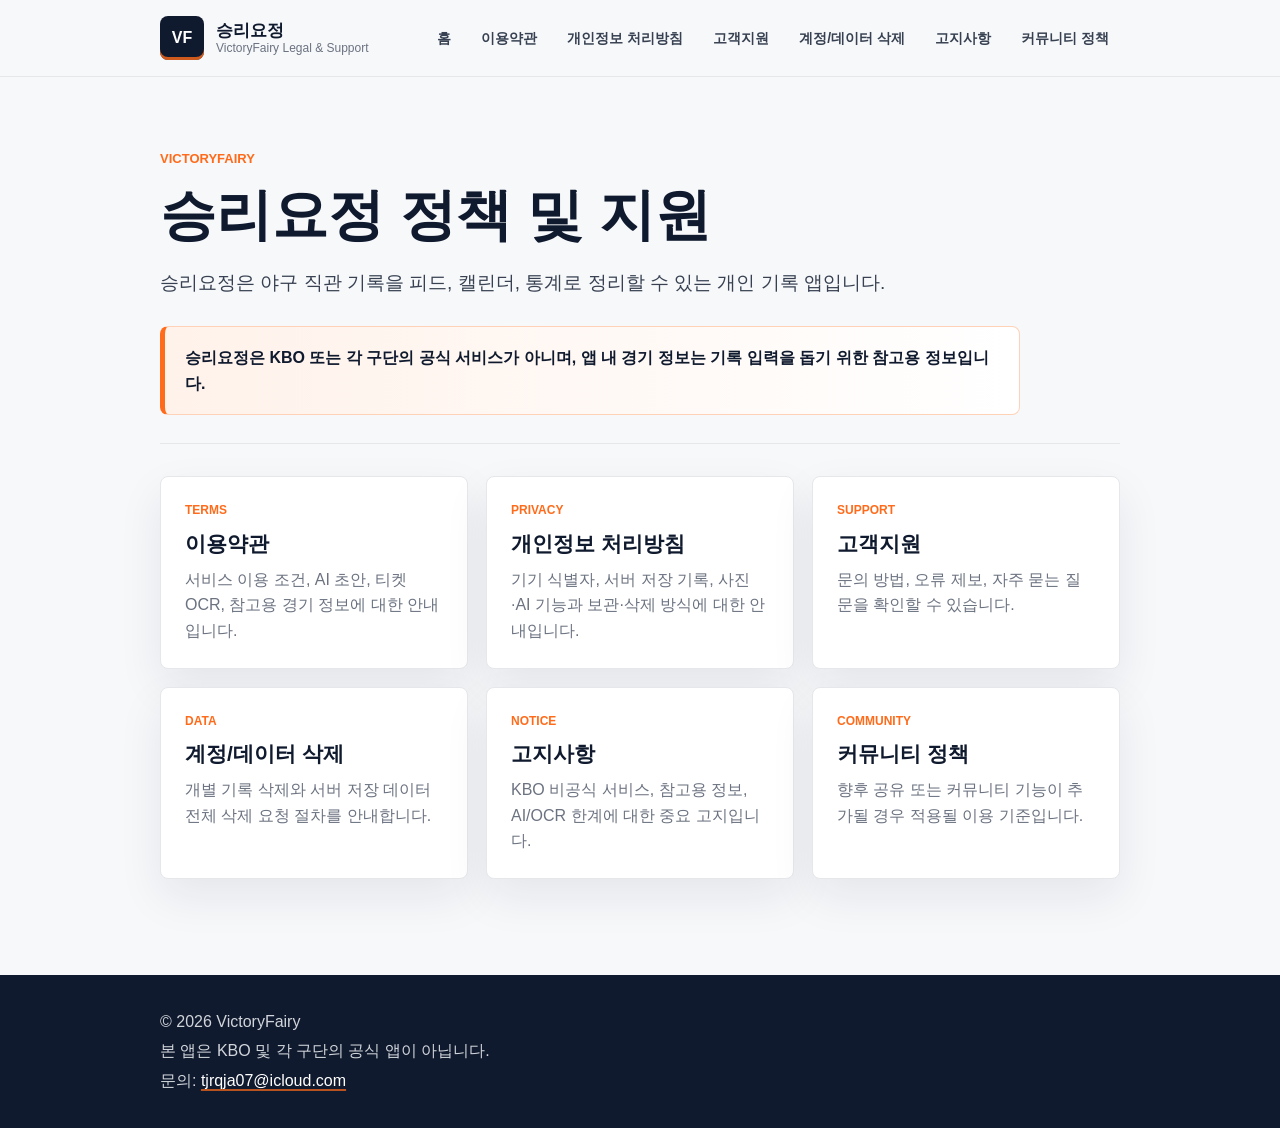
<file: index.html>
<!DOCTYPE html>
<html lang="ko">
<head>
  <meta charset="utf-8">
  <meta name="viewport" content="width=device-width, initial-scale=1">
  <title>승리요정 정책 및 지원</title>
  <meta name="description" content="승리요정 직관일기 정책, 개인정보 처리방침, 고객지원 안내 페이지입니다.">
  <link rel="stylesheet" href="styles.css">
</head>
<body>
  <header class="site-header">
    <div class="container header-inner">
      <a class="brand" href="index.html" aria-label="승리요정 홈">
        <span class="brand-mark">VF</span>
        <span>
          <strong>승리요정</strong>
          <small>VictoryFairy Legal & Support</small>
        </span>
      </a>
      <nav class="nav" aria-label="주요 메뉴">
        <a href="index.html">홈</a>
        <a href="terms.html">이용약관</a>
        <a href="privacy.html">개인정보 처리방침</a>
        <a href="support.html">고객지원</a>
        <a href="delete-account.html">계정/데이터 삭제</a>
        <a href="disclaimer.html">고지사항</a>
        <a href="community-policy.html">커뮤니티 정책</a>
      </nav>
    </div>
  </header>

  <main class="container">
    <section class="hero">
      <p class="eyebrow">VictoryFairy</p>
      <h1>승리요정 정책 및 지원</h1>
      <p class="lead">승리요정은 야구 직관 기록을 피드, 캘린더, 통계로 정리할 수 있는 개인 기록 앱입니다.</p>
      <div class="notice">
        승리요정은 KBO 또는 각 구단의 공식 서비스가 아니며, 앱 내 경기 정보는 기록 입력을 돕기 위한 참고용 정보입니다.
      </div>
    </section>

    <section class="grid cards" aria-label="정책 및 지원 바로가기">
      <a class="card link-card" href="terms.html">
        <span class="card-kicker">Terms</span>
        <h2>이용약관</h2>
        <p>서비스 이용 조건, AI 초안, 티켓 OCR, 참고용 경기 정보에 대한 안내입니다.</p>
      </a>
      <a class="card link-card" href="privacy.html">
        <span class="card-kicker">Privacy</span>
        <h2>개인정보 처리방침</h2>
        <p>기기 식별자, 서버 저장 기록, 사진·AI 기능과 보관·삭제 방식에 대한 안내입니다.</p>
      </a>
      <a class="card link-card" href="support.html">
        <span class="card-kicker">Support</span>
        <h2>고객지원</h2>
        <p>문의 방법, 오류 제보, 자주 묻는 질문을 확인할 수 있습니다.</p>
      </a>
      <a class="card link-card" href="delete-account.html">
        <span class="card-kicker">Data</span>
        <h2>계정/데이터 삭제</h2>
        <p>개별 기록 삭제와 서버 저장 데이터 전체 삭제 요청 절차를 안내합니다.</p>
      </a>
      <a class="card link-card" href="disclaimer.html">
        <span class="card-kicker">Notice</span>
        <h2>고지사항</h2>
        <p>KBO 비공식 서비스, 참고용 정보, AI/OCR 한계에 대한 중요 고지입니다.</p>
      </a>
      <a class="card link-card" href="community-policy.html">
        <span class="card-kicker">Community</span>
        <h2>커뮤니티 정책</h2>
        <p>향후 공유 또는 커뮤니티 기능이 추가될 경우 적용될 이용 기준입니다.</p>
      </a>
    </section>
  </main>

  <footer class="site-footer">
    <div class="container">
      <p>© 2026 VictoryFairy</p>
      <p>본 앱은 KBO 및 각 구단의 공식 앱이 아닙니다.</p>
      <p>문의: <a href="mailto:tjrqja07@icloud.com">tjrqja07@icloud.com</a></p>
    </div>
  </footer>
</body>
</html>
</file>
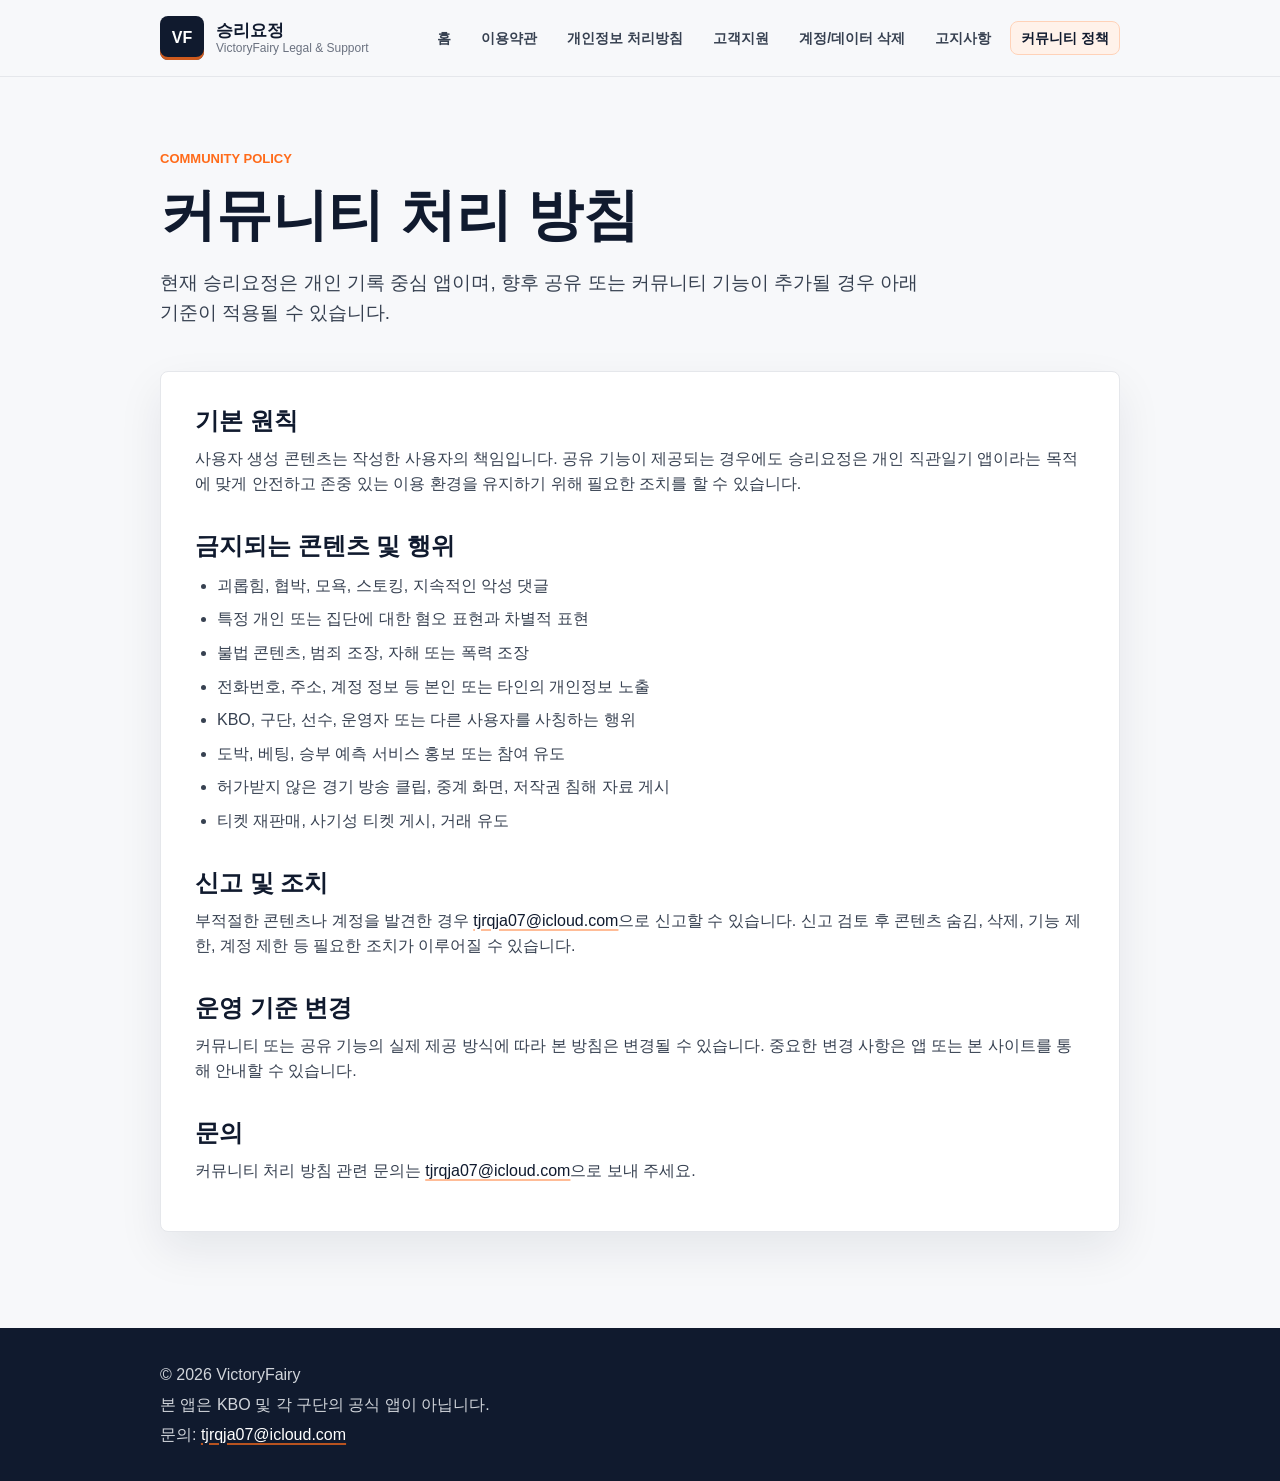
<file: community-policy.html>
<!DOCTYPE html>
<html lang="ko">
<head>
  <meta charset="utf-8">
  <meta name="viewport" content="width=device-width, initial-scale=1">
  <title>커뮤니티 처리 방침 | 승리요정</title>
  <meta name="description" content="승리요정 커뮤니티 처리 방침입니다.">
  <link rel="stylesheet" href="styles.css">
</head>
<body>
  <header class="site-header">
    <div class="container header-inner">
      <a class="brand" href="index.html" aria-label="승리요정 홈">
        <span class="brand-mark">VF</span>
        <span><strong>승리요정</strong><small>VictoryFairy Legal & Support</small></span>
      </a>
      <nav class="nav" aria-label="주요 메뉴">
        <a href="index.html">홈</a>
        <a href="terms.html">이용약관</a>
        <a href="privacy.html">개인정보 처리방침</a>
        <a href="support.html">고객지원</a>
        <a href="delete-account.html">계정/데이터 삭제</a>
        <a href="disclaimer.html">고지사항</a>
        <a href="community-policy.html" aria-current="page">커뮤니티 정책</a>
      </nav>
    </div>
  </header>

  <main class="container page">
    <section class="page-title">
      <p class="eyebrow">Community Policy</p>
      <h1>커뮤니티 처리 방침</h1>
      <p class="lead">현재 승리요정은 개인 기록 중심 앱이며, 향후 공유 또는 커뮤니티 기능이 추가될 경우 아래 기준이 적용될 수 있습니다.</p>
    </section>

    <section class="card content">
      <h2>기본 원칙</h2>
      <p>사용자 생성 콘텐츠는 작성한 사용자의 책임입니다. 공유 기능이 제공되는 경우에도 승리요정은 개인 직관일기 앱이라는 목적에 맞게 안전하고 존중 있는 이용 환경을 유지하기 위해 필요한 조치를 할 수 있습니다.</p>

      <h2>금지되는 콘텐츠 및 행위</h2>
      <ul>
        <li>괴롭힘, 협박, 모욕, 스토킹, 지속적인 악성 댓글</li>
        <li>특정 개인 또는 집단에 대한 혐오 표현과 차별적 표현</li>
        <li>불법 콘텐츠, 범죄 조장, 자해 또는 폭력 조장</li>
        <li>전화번호, 주소, 계정 정보 등 본인 또는 타인의 개인정보 노출</li>
        <li>KBO, 구단, 선수, 운영자 또는 다른 사용자를 사칭하는 행위</li>
        <li>도박, 베팅, 승부 예측 서비스 홍보 또는 참여 유도</li>
        <li>허가받지 않은 경기 방송 클립, 중계 화면, 저작권 침해 자료 게시</li>
        <li>티켓 재판매, 사기성 티켓 게시, 거래 유도</li>
      </ul>

      <h2>신고 및 조치</h2>
      <p>부적절한 콘텐츠나 계정을 발견한 경우 <a href="mailto:tjrqja07@icloud.com">tjrqja07@icloud.com</a>으로 신고할 수 있습니다. 신고 검토 후 콘텐츠 숨김, 삭제, 기능 제한, 계정 제한 등 필요한 조치가 이루어질 수 있습니다.</p>

      <h2>운영 기준 변경</h2>
      <p>커뮤니티 또는 공유 기능의 실제 제공 방식에 따라 본 방침은 변경될 수 있습니다. 중요한 변경 사항은 앱 또는 본 사이트를 통해 안내할 수 있습니다.</p>

      <h2>문의</h2>
      <p>커뮤니티 처리 방침 관련 문의는 <a href="mailto:tjrqja07@icloud.com">tjrqja07@icloud.com</a>으로 보내 주세요.</p>
    </section>
  </main>

  <footer class="site-footer">
    <div class="container">
      <p>© 2026 VictoryFairy</p>
      <p>본 앱은 KBO 및 각 구단의 공식 앱이 아닙니다.</p>
      <p>문의: <a href="mailto:tjrqja07@icloud.com">tjrqja07@icloud.com</a></p>
    </div>
  </footer>
</body>
</html>
</file>
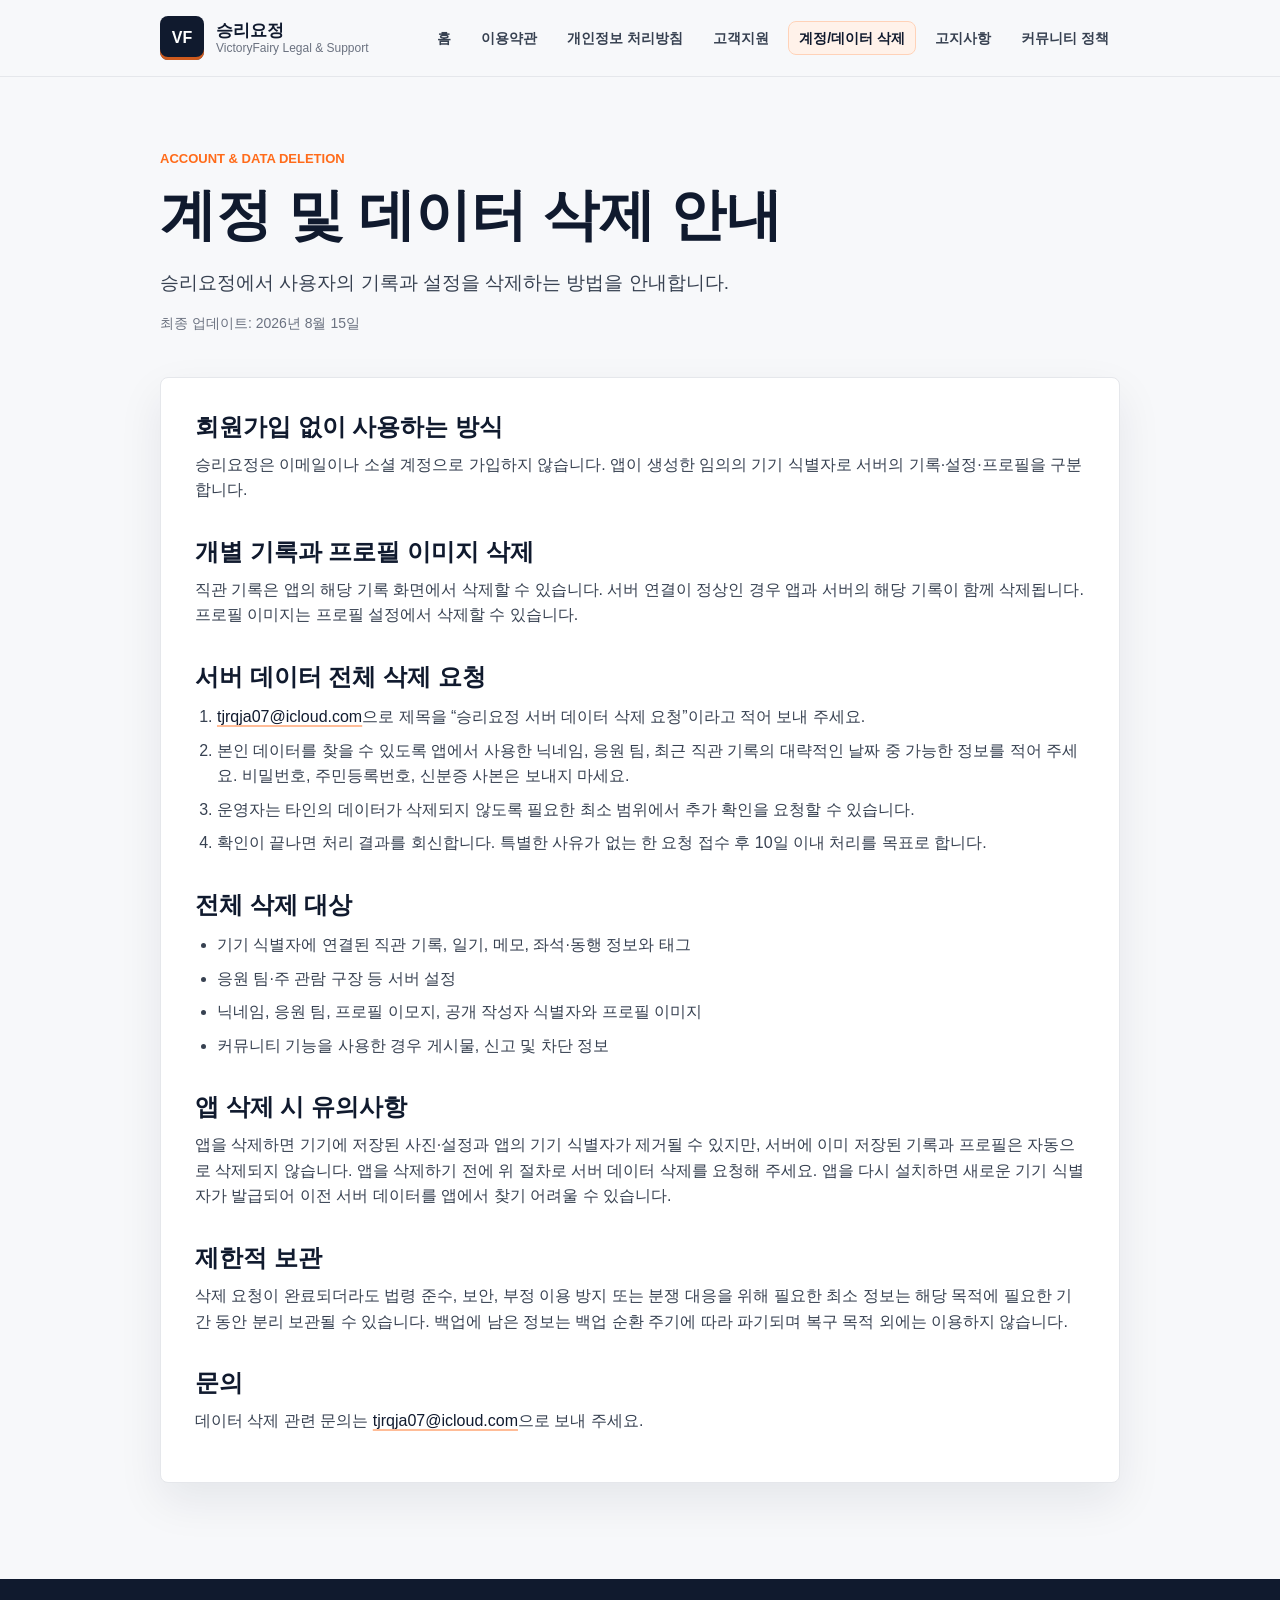
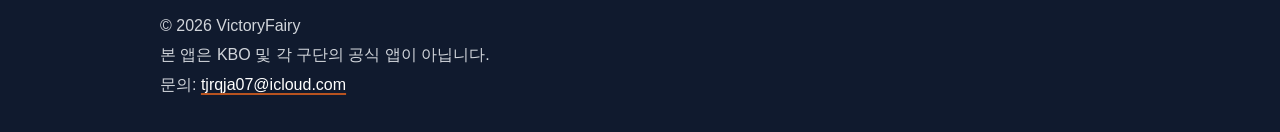
<file: delete-account.html>
<!DOCTYPE html>
<html lang="ko">
<head>
  <meta charset="utf-8">
  <meta name="viewport" content="width=device-width, initial-scale=1">
  <title>계정 및 데이터 삭제 안내 | 승리요정</title>
  <meta name="description" content="승리요정 계정 및 데이터 삭제 안내입니다.">
  <link rel="stylesheet" href="styles.css">
</head>
<body>
  <header class="site-header">
    <div class="container header-inner">
      <a class="brand" href="index.html" aria-label="승리요정 홈">
        <span class="brand-mark">VF</span>
        <span><strong>승리요정</strong><small>VictoryFairy Legal & Support</small></span>
      </a>
      <nav class="nav" aria-label="주요 메뉴">
        <a href="index.html">홈</a>
        <a href="terms.html">이용약관</a>
        <a href="privacy.html">개인정보 처리방침</a>
        <a href="support.html">고객지원</a>
        <a href="delete-account.html" aria-current="page">계정/데이터 삭제</a>
        <a href="disclaimer.html">고지사항</a>
        <a href="community-policy.html">커뮤니티 정책</a>
      </nav>
    </div>
  </header>

  <main class="container page">
    <section class="page-title">
      <p class="eyebrow">Account & Data Deletion</p>
      <h1>계정 및 데이터 삭제 안내</h1>
      <p class="lead">승리요정에서 사용자의 기록과 설정을 삭제하는 방법을 안내합니다.</p>
      <p class="meta">최종 업데이트: 2026년 8월 15일</p>
    </section>

    <section class="card content">
      <h2>회원가입 없이 사용하는 방식</h2>
      <p>승리요정은 이메일이나 소셜 계정으로 가입하지 않습니다. 앱이 생성한 임의의 기기 식별자로 서버의 기록·설정·프로필을 구분합니다.</p>

      <h2>개별 기록과 프로필 이미지 삭제</h2>
      <p>직관 기록은 앱의 해당 기록 화면에서 삭제할 수 있습니다. 서버 연결이 정상인 경우 앱과 서버의 해당 기록이 함께 삭제됩니다. 프로필 이미지는 프로필 설정에서 삭제할 수 있습니다.</p>

      <h2>서버 데이터 전체 삭제 요청</h2>
      <ol>
        <li><a href="mailto:tjrqja07@icloud.com?subject=%EC%8A%B9%EB%A6%AC%EC%9A%94%EC%A0%95%20%EC%84%9C%EB%B2%84%20%EB%8D%B0%EC%9D%B4%ED%84%B0%20%EC%82%AD%EC%A0%9C%20%EC%9A%94%EC%B2%AD">tjrqja07@icloud.com</a>으로 제목을 “승리요정 서버 데이터 삭제 요청”이라고 적어 보내 주세요.</li>
        <li>본인 데이터를 찾을 수 있도록 앱에서 사용한 닉네임, 응원 팀, 최근 직관 기록의 대략적인 날짜 중 가능한 정보를 적어 주세요. 비밀번호, 주민등록번호, 신분증 사본은 보내지 마세요.</li>
        <li>운영자는 타인의 데이터가 삭제되지 않도록 필요한 최소 범위에서 추가 확인을 요청할 수 있습니다.</li>
        <li>확인이 끝나면 처리 결과를 회신합니다. 특별한 사유가 없는 한 요청 접수 후 10일 이내 처리를 목표로 합니다.</li>
      </ol>

      <h2>전체 삭제 대상</h2>
      <ul>
        <li>기기 식별자에 연결된 직관 기록, 일기, 메모, 좌석·동행 정보와 태그</li>
        <li>응원 팀·주 관람 구장 등 서버 설정</li>
        <li>닉네임, 응원 팀, 프로필 이모지, 공개 작성자 식별자와 프로필 이미지</li>
        <li>커뮤니티 기능을 사용한 경우 게시물, 신고 및 차단 정보</li>
      </ul>

      <h2>앱 삭제 시 유의사항</h2>
      <p>앱을 삭제하면 기기에 저장된 사진·설정과 앱의 기기 식별자가 제거될 수 있지만, 서버에 이미 저장된 기록과 프로필은 자동으로 삭제되지 않습니다. 앱을 삭제하기 전에 위 절차로 서버 데이터 삭제를 요청해 주세요. 앱을 다시 설치하면 새로운 기기 식별자가 발급되어 이전 서버 데이터를 앱에서 찾기 어려울 수 있습니다.</p>

      <h2>제한적 보관</h2>
      <p>삭제 요청이 완료되더라도 법령 준수, 보안, 부정 이용 방지 또는 분쟁 대응을 위해 필요한 최소 정보는 해당 목적에 필요한 기간 동안 분리 보관될 수 있습니다. 백업에 남은 정보는 백업 순환 주기에 따라 파기되며 복구 목적 외에는 이용하지 않습니다.</p>

      <h2>문의</h2>
      <p>데이터 삭제 관련 문의는 <a href="mailto:tjrqja07@icloud.com">tjrqja07@icloud.com</a>으로 보내 주세요.</p>
    </section>
  </main>

  <footer class="site-footer">
    <div class="container">
      <p>© 2026 VictoryFairy</p>
      <p>본 앱은 KBO 및 각 구단의 공식 앱이 아닙니다.</p>
      <p>문의: <a href="mailto:tjrqja07@icloud.com">tjrqja07@icloud.com</a></p>
    </div>
  </footer>
</body>
</html>
</file>
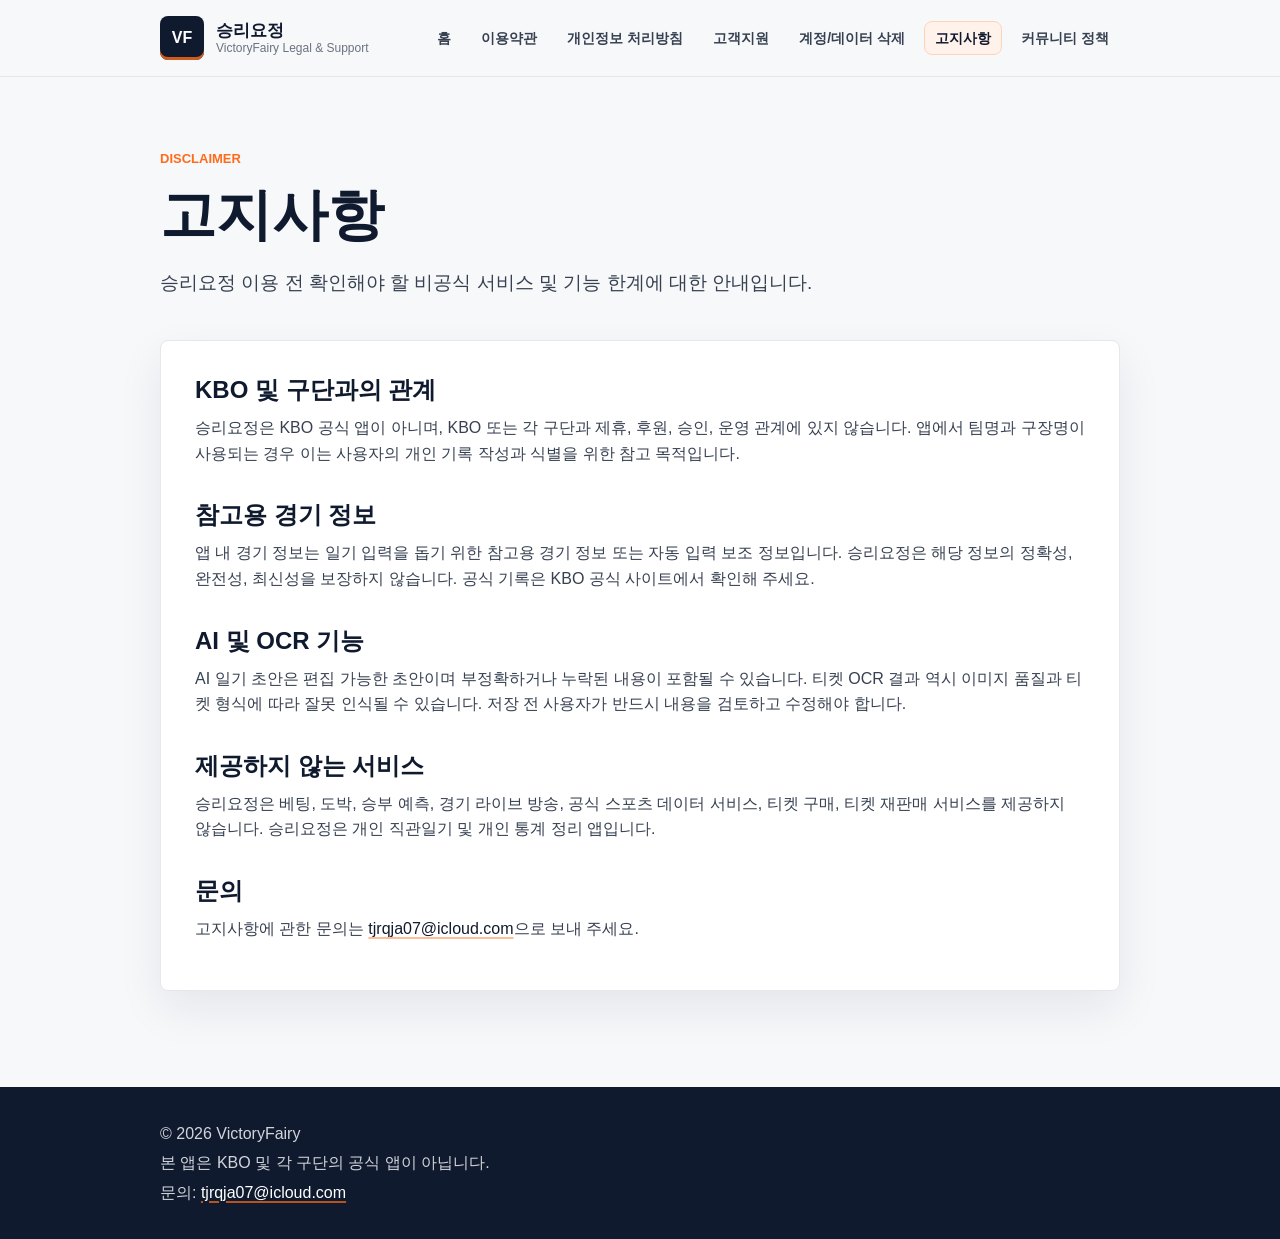
<file: disclaimer.html>
<!DOCTYPE html>
<html lang="ko">
<head>
  <meta charset="utf-8">
  <meta name="viewport" content="width=device-width, initial-scale=1">
  <title>고지사항 | 승리요정</title>
  <meta name="description" content="승리요정 직관일기 고지사항입니다.">
  <link rel="stylesheet" href="styles.css">
</head>
<body>
  <header class="site-header">
    <div class="container header-inner">
      <a class="brand" href="index.html" aria-label="승리요정 홈">
        <span class="brand-mark">VF</span>
        <span><strong>승리요정</strong><small>VictoryFairy Legal & Support</small></span>
      </a>
      <nav class="nav" aria-label="주요 메뉴">
        <a href="index.html">홈</a>
        <a href="terms.html">이용약관</a>
        <a href="privacy.html">개인정보 처리방침</a>
        <a href="support.html">고객지원</a>
        <a href="delete-account.html">계정/데이터 삭제</a>
        <a href="disclaimer.html" aria-current="page">고지사항</a>
        <a href="community-policy.html">커뮤니티 정책</a>
      </nav>
    </div>
  </header>

  <main class="container page">
    <section class="page-title">
      <p class="eyebrow">Disclaimer</p>
      <h1>고지사항</h1>
      <p class="lead">승리요정 이용 전 확인해야 할 비공식 서비스 및 기능 한계에 대한 안내입니다.</p>
    </section>

    <section class="card content">
      <h2>KBO 및 구단과의 관계</h2>
      <p>승리요정은 KBO 공식 앱이 아니며, KBO 또는 각 구단과 제휴, 후원, 승인, 운영 관계에 있지 않습니다. 앱에서 팀명과 구장명이 사용되는 경우 이는 사용자의 개인 기록 작성과 식별을 위한 참고 목적입니다.</p>

      <h2>참고용 경기 정보</h2>
      <p>앱 내 경기 정보는 일기 입력을 돕기 위한 참고용 경기 정보 또는 자동 입력 보조 정보입니다. 승리요정은 해당 정보의 정확성, 완전성, 최신성을 보장하지 않습니다. 공식 기록은 KBO 공식 사이트에서 확인해 주세요.</p>

      <h2>AI 및 OCR 기능</h2>
      <p>AI 일기 초안은 편집 가능한 초안이며 부정확하거나 누락된 내용이 포함될 수 있습니다. 티켓 OCR 결과 역시 이미지 품질과 티켓 형식에 따라 잘못 인식될 수 있습니다. 저장 전 사용자가 반드시 내용을 검토하고 수정해야 합니다.</p>

      <h2>제공하지 않는 서비스</h2>
      <p>승리요정은 베팅, 도박, 승부 예측, 경기 라이브 방송, 공식 스포츠 데이터 서비스, 티켓 구매, 티켓 재판매 서비스를 제공하지 않습니다. 승리요정은 개인 직관일기 및 개인 통계 정리 앱입니다.</p>

      <h2>문의</h2>
      <p>고지사항에 관한 문의는 <a href="mailto:tjrqja07@icloud.com">tjrqja07@icloud.com</a>으로 보내 주세요.</p>
    </section>
  </main>

  <footer class="site-footer">
    <div class="container">
      <p>© 2026 VictoryFairy</p>
      <p>본 앱은 KBO 및 각 구단의 공식 앱이 아닙니다.</p>
      <p>문의: <a href="mailto:tjrqja07@icloud.com">tjrqja07@icloud.com</a></p>
    </div>
  </footer>
</body>
</html>
</file>
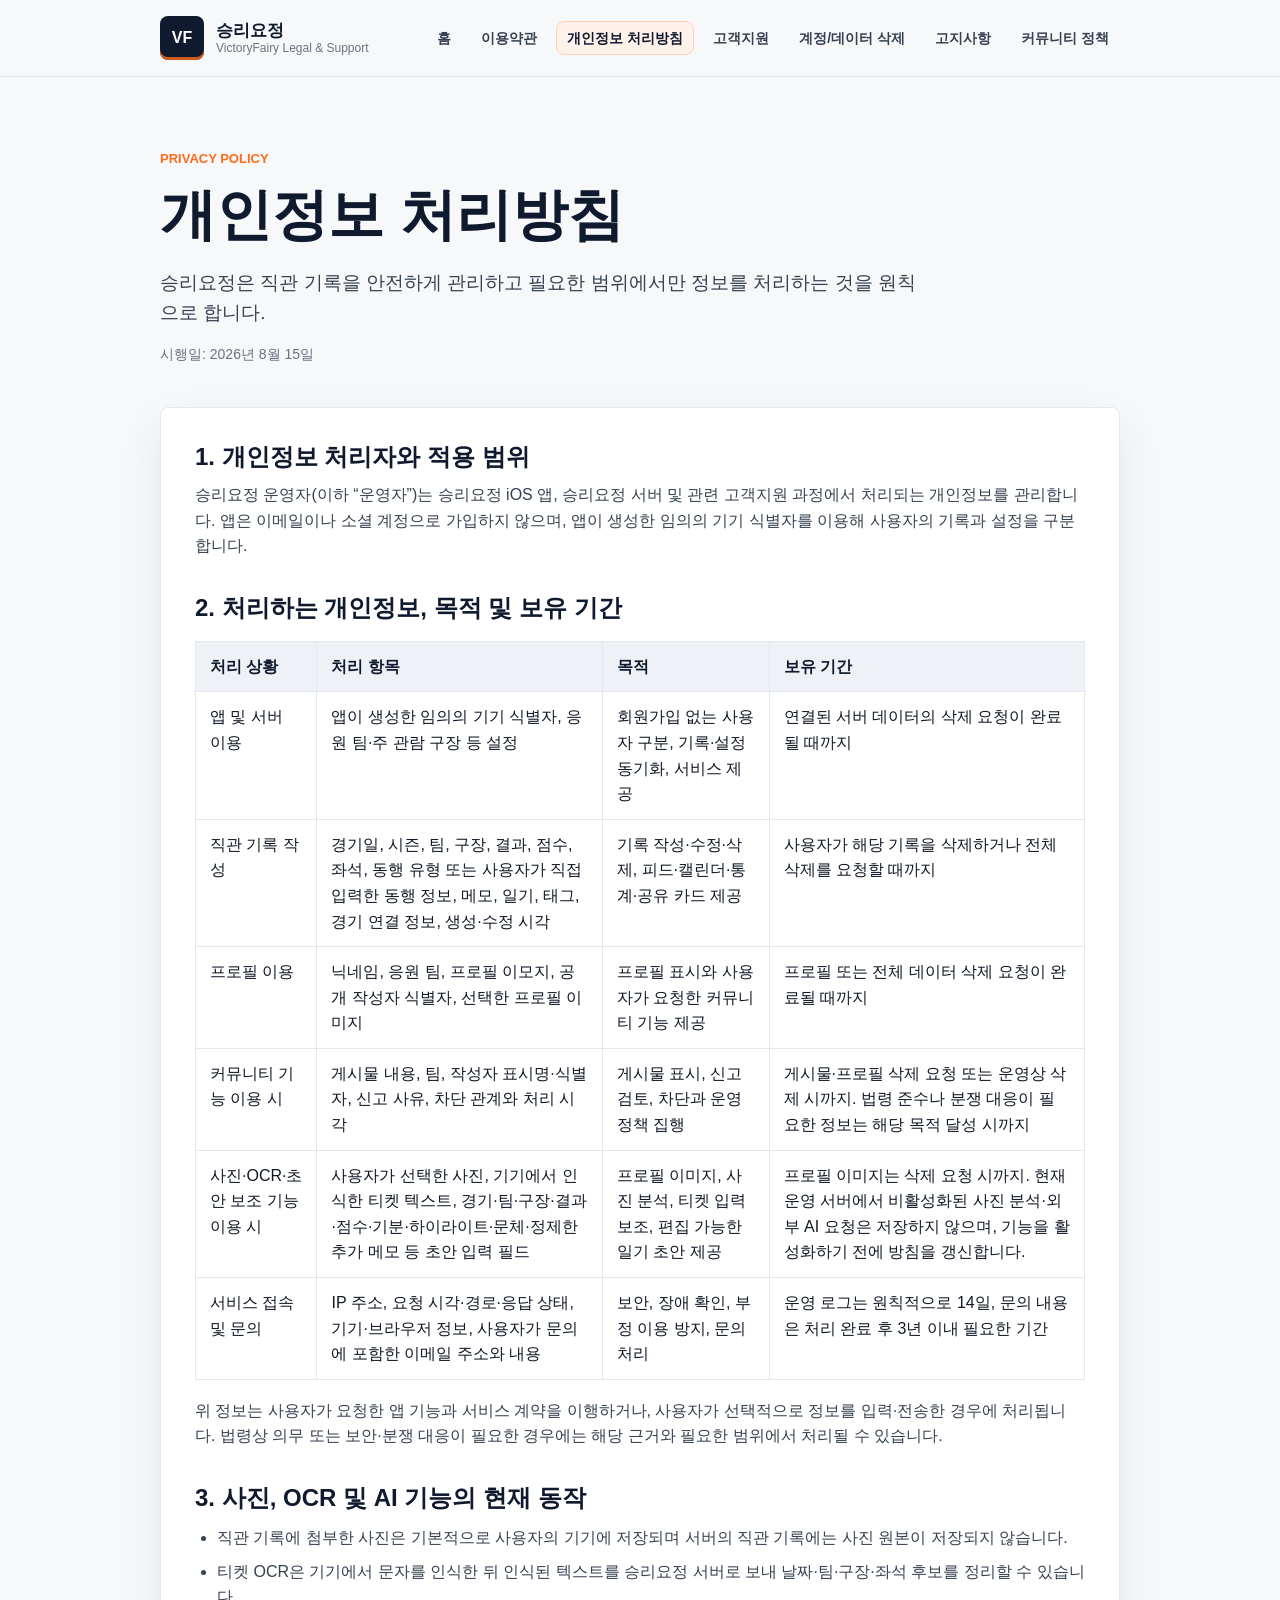
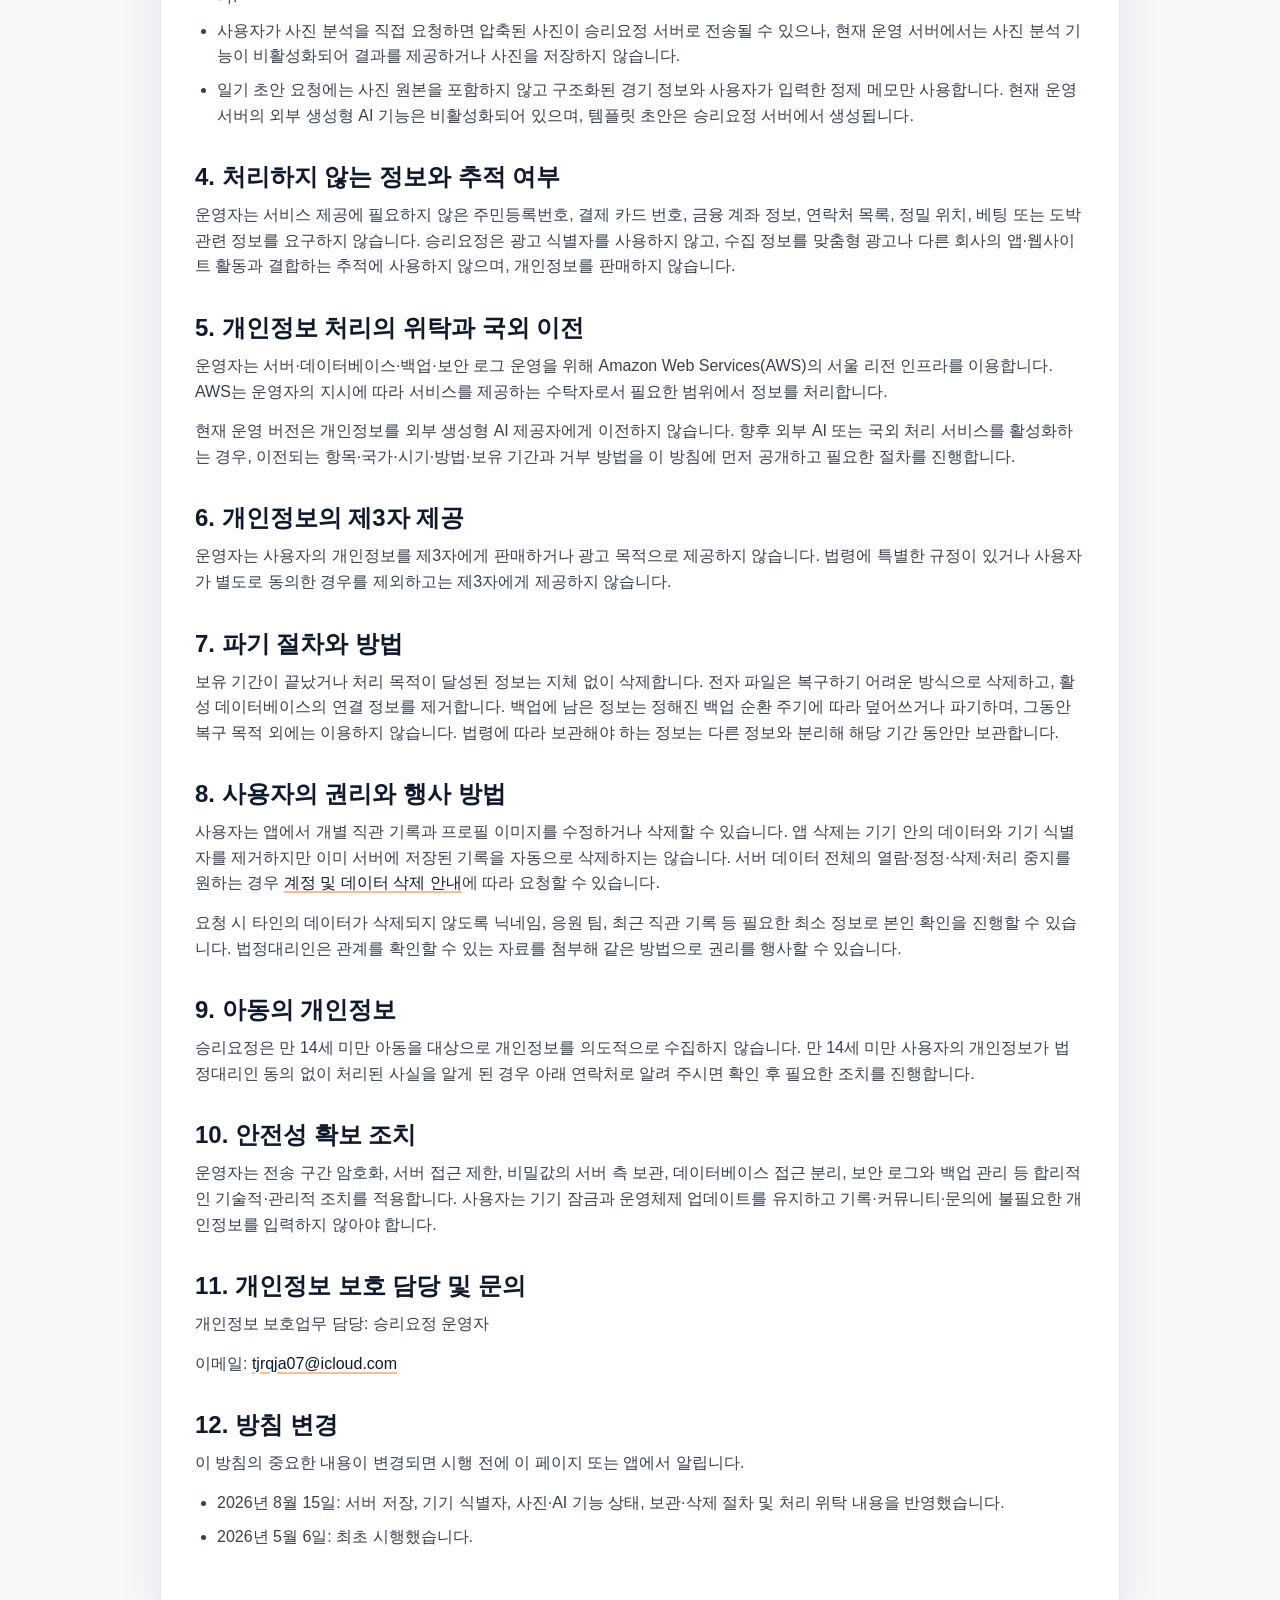
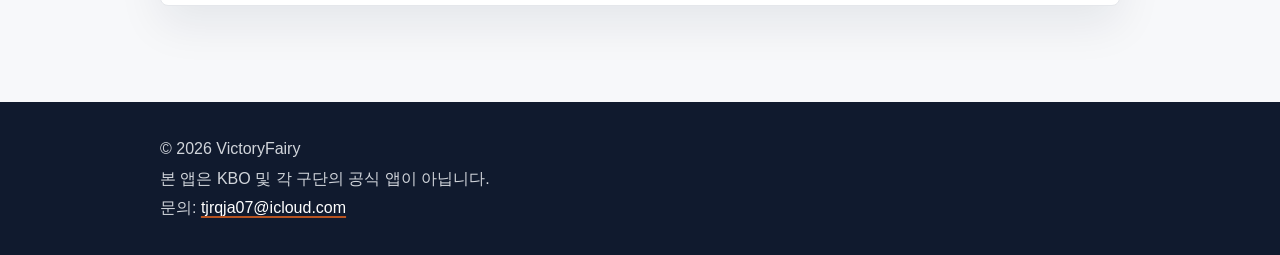
<file: privacy.html>
<!DOCTYPE html>
<html lang="ko">
<head>
  <meta charset="utf-8">
  <meta name="viewport" content="width=device-width, initial-scale=1">
  <title>개인정보 처리방침 | 승리요정</title>
  <meta name="description" content="승리요정 직관일기 개인정보 처리방침입니다.">
  <link rel="stylesheet" href="styles.css">
</head>
<body>
  <header class="site-header">
    <div class="container header-inner">
      <a class="brand" href="index.html" aria-label="승리요정 홈">
        <span class="brand-mark">VF</span>
        <span><strong>승리요정</strong><small>VictoryFairy Legal & Support</small></span>
      </a>
      <nav class="nav" aria-label="주요 메뉴">
        <a href="index.html">홈</a>
        <a href="terms.html">이용약관</a>
        <a href="privacy.html" aria-current="page">개인정보 처리방침</a>
        <a href="support.html">고객지원</a>
        <a href="delete-account.html">계정/데이터 삭제</a>
        <a href="disclaimer.html">고지사항</a>
        <a href="community-policy.html">커뮤니티 정책</a>
      </nav>
    </div>
  </header>

  <main class="container page">
    <section class="page-title">
      <p class="eyebrow">Privacy Policy</p>
      <h1>개인정보 처리방침</h1>
      <p class="lead">승리요정은 직관 기록을 안전하게 관리하고 필요한 범위에서만 정보를 처리하는 것을 원칙으로 합니다.</p>
      <p class="meta">시행일: 2026년 8월 15일</p>
    </section>

    <section class="card content">
      <h2>1. 개인정보 처리자와 적용 범위</h2>
      <p>승리요정 운영자(이하 “운영자”)는 승리요정 iOS 앱, 승리요정 서버 및 관련 고객지원 과정에서 처리되는 개인정보를 관리합니다. 앱은 이메일이나 소셜 계정으로 가입하지 않으며, 앱이 생성한 임의의 기기 식별자를 이용해 사용자의 기록과 설정을 구분합니다.</p>

      <h2>2. 처리하는 개인정보, 목적 및 보유 기간</h2>
      <div class="table-scroll" role="region" aria-label="개인정보 처리 항목 표" tabindex="0">
      <table>
        <thead>
          <tr>
            <th>처리 상황</th>
            <th>처리 항목</th>
            <th>목적</th>
            <th>보유 기간</th>
          </tr>
        </thead>
        <tbody>
          <tr>
            <td>앱 및 서버 이용</td>
            <td>앱이 생성한 임의의 기기 식별자, 응원 팀·주 관람 구장 등 설정</td>
            <td>회원가입 없는 사용자 구분, 기록·설정 동기화, 서비스 제공</td>
            <td>연결된 서버 데이터의 삭제 요청이 완료될 때까지</td>
          </tr>
          <tr>
            <td>직관 기록 작성</td>
            <td>경기일, 시즌, 팀, 구장, 결과, 점수, 좌석, 동행 유형 또는 사용자가 직접 입력한 동행 정보, 메모, 일기, 태그, 경기 연결 정보, 생성·수정 시각</td>
            <td>기록 작성·수정·삭제, 피드·캘린더·통계·공유 카드 제공</td>
            <td>사용자가 해당 기록을 삭제하거나 전체 삭제를 요청할 때까지</td>
          </tr>
          <tr>
            <td>프로필 이용</td>
            <td>닉네임, 응원 팀, 프로필 이모지, 공개 작성자 식별자, 선택한 프로필 이미지</td>
            <td>프로필 표시와 사용자가 요청한 커뮤니티 기능 제공</td>
            <td>프로필 또는 전체 데이터 삭제 요청이 완료될 때까지</td>
          </tr>
          <tr>
            <td>커뮤니티 기능 이용 시</td>
            <td>게시물 내용, 팀, 작성자 표시명·식별자, 신고 사유, 차단 관계와 처리 시각</td>
            <td>게시물 표시, 신고 검토, 차단과 운영 정책 집행</td>
            <td>게시물·프로필 삭제 요청 또는 운영상 삭제 시까지. 법령 준수나 분쟁 대응이 필요한 정보는 해당 목적 달성 시까지</td>
          </tr>
          <tr>
            <td>사진·OCR·초안 보조 기능 이용 시</td>
            <td>사용자가 선택한 사진, 기기에서 인식한 티켓 텍스트, 경기·팀·구장·결과·점수·기분·하이라이트·문체·정제한 추가 메모 등 초안 입력 필드</td>
            <td>프로필 이미지, 사진 분석, 티켓 입력 보조, 편집 가능한 일기 초안 제공</td>
            <td>프로필 이미지는 삭제 요청 시까지. 현재 운영 서버에서 비활성화된 사진 분석·외부 AI 요청은 저장하지 않으며, 기능을 활성화하기 전에 방침을 갱신합니다.</td>
          </tr>
          <tr>
            <td>서비스 접속 및 문의</td>
            <td>IP 주소, 요청 시각·경로·응답 상태, 기기·브라우저 정보, 사용자가 문의에 포함한 이메일 주소와 내용</td>
            <td>보안, 장애 확인, 부정 이용 방지, 문의 처리</td>
            <td>운영 로그는 원칙적으로 14일, 문의 내용은 처리 완료 후 3년 이내 필요한 기간</td>
          </tr>
        </tbody>
      </table>
      </div>
      <p>위 정보는 사용자가 요청한 앱 기능과 서비스 계약을 이행하거나, 사용자가 선택적으로 정보를 입력·전송한 경우에 처리됩니다. 법령상 의무 또는 보안·분쟁 대응이 필요한 경우에는 해당 근거와 필요한 범위에서 처리될 수 있습니다.</p>

      <h2>3. 사진, OCR 및 AI 기능의 현재 동작</h2>
      <ul>
        <li>직관 기록에 첨부한 사진은 기본적으로 사용자의 기기에 저장되며 서버의 직관 기록에는 사진 원본이 저장되지 않습니다.</li>
        <li>티켓 OCR은 기기에서 문자를 인식한 뒤 인식된 텍스트를 승리요정 서버로 보내 날짜·팀·구장·좌석 후보를 정리할 수 있습니다.</li>
        <li>사용자가 사진 분석을 직접 요청하면 압축된 사진이 승리요정 서버로 전송될 수 있으나, 현재 운영 서버에서는 사진 분석 기능이 비활성화되어 결과를 제공하거나 사진을 저장하지 않습니다.</li>
        <li>일기 초안 요청에는 사진 원본을 포함하지 않고 구조화된 경기 정보와 사용자가 입력한 정제 메모만 사용합니다. 현재 운영 서버의 외부 생성형 AI 기능은 비활성화되어 있으며, 템플릿 초안은 승리요정 서버에서 생성됩니다.</li>
      </ul>

      <h2>4. 처리하지 않는 정보와 추적 여부</h2>
      <p>운영자는 서비스 제공에 필요하지 않은 주민등록번호, 결제 카드 번호, 금융 계좌 정보, 연락처 목록, 정밀 위치, 베팅 또는 도박 관련 정보를 요구하지 않습니다. 승리요정은 광고 식별자를 사용하지 않고, 수집 정보를 맞춤형 광고나 다른 회사의 앱·웹사이트 활동과 결합하는 추적에 사용하지 않으며, 개인정보를 판매하지 않습니다.</p>

      <h2>5. 개인정보 처리의 위탁과 국외 이전</h2>
      <p>운영자는 서버·데이터베이스·백업·보안 로그 운영을 위해 Amazon Web Services(AWS)의 서울 리전 인프라를 이용합니다. AWS는 운영자의 지시에 따라 서비스를 제공하는 수탁자로서 필요한 범위에서 정보를 처리합니다.</p>
      <p>현재 운영 버전은 개인정보를 외부 생성형 AI 제공자에게 이전하지 않습니다. 향후 외부 AI 또는 국외 처리 서비스를 활성화하는 경우, 이전되는 항목·국가·시기·방법·보유 기간과 거부 방법을 이 방침에 먼저 공개하고 필요한 절차를 진행합니다.</p>

      <h2>6. 개인정보의 제3자 제공</h2>
      <p>운영자는 사용자의 개인정보를 제3자에게 판매하거나 광고 목적으로 제공하지 않습니다. 법령에 특별한 규정이 있거나 사용자가 별도로 동의한 경우를 제외하고는 제3자에게 제공하지 않습니다.</p>

      <h2>7. 파기 절차와 방법</h2>
      <p>보유 기간이 끝났거나 처리 목적이 달성된 정보는 지체 없이 삭제합니다. 전자 파일은 복구하기 어려운 방식으로 삭제하고, 활성 데이터베이스의 연결 정보를 제거합니다. 백업에 남은 정보는 정해진 백업 순환 주기에 따라 덮어쓰거나 파기하며, 그동안 복구 목적 외에는 이용하지 않습니다. 법령에 따라 보관해야 하는 정보는 다른 정보와 분리해 해당 기간 동안만 보관합니다.</p>

      <h2>8. 사용자의 권리와 행사 방법</h2>
      <p>사용자는 앱에서 개별 직관 기록과 프로필 이미지를 수정하거나 삭제할 수 있습니다. 앱 삭제는 기기 안의 데이터와 기기 식별자를 제거하지만 이미 서버에 저장된 기록을 자동으로 삭제하지는 않습니다. 서버 데이터 전체의 열람·정정·삭제·처리 중지를 원하는 경우 <a href="delete-account.html">계정 및 데이터 삭제 안내</a>에 따라 요청할 수 있습니다.</p>
      <p>요청 시 타인의 데이터가 삭제되지 않도록 닉네임, 응원 팀, 최근 직관 기록 등 필요한 최소 정보로 본인 확인을 진행할 수 있습니다. 법정대리인은 관계를 확인할 수 있는 자료를 첨부해 같은 방법으로 권리를 행사할 수 있습니다.</p>

      <h2>9. 아동의 개인정보</h2>
      <p>승리요정은 만 14세 미만 아동을 대상으로 개인정보를 의도적으로 수집하지 않습니다. 만 14세 미만 사용자의 개인정보가 법정대리인 동의 없이 처리된 사실을 알게 된 경우 아래 연락처로 알려 주시면 확인 후 필요한 조치를 진행합니다.</p>

      <h2>10. 안전성 확보 조치</h2>
      <p>운영자는 전송 구간 암호화, 서버 접근 제한, 비밀값의 서버 측 보관, 데이터베이스 접근 분리, 보안 로그와 백업 관리 등 합리적인 기술적·관리적 조치를 적용합니다. 사용자는 기기 잠금과 운영체제 업데이트를 유지하고 기록·커뮤니티·문의에 불필요한 개인정보를 입력하지 않아야 합니다.</p>

      <h2>11. 개인정보 보호 담당 및 문의</h2>
      <p>개인정보 보호업무 담당: 승리요정 운영자</p>
      <p>이메일: <a href="mailto:tjrqja07@icloud.com">tjrqja07@icloud.com</a></p>

      <h2>12. 방침 변경</h2>
      <p>이 방침의 중요한 내용이 변경되면 시행 전에 이 페이지 또는 앱에서 알립니다.</p>
      <ul>
        <li>2026년 8월 15일: 서버 저장, 기기 식별자, 사진·AI 기능 상태, 보관·삭제 절차 및 처리 위탁 내용을 반영했습니다.</li>
        <li>2026년 5월 6일: 최초 시행했습니다.</li>
      </ul>
    </section>
  </main>

  <footer class="site-footer">
    <div class="container">
      <p>© 2026 VictoryFairy</p>
      <p>본 앱은 KBO 및 각 구단의 공식 앱이 아닙니다.</p>
      <p>문의: <a href="mailto:tjrqja07@icloud.com">tjrqja07@icloud.com</a></p>
    </div>
  </footer>
</body>
</html>
</file>
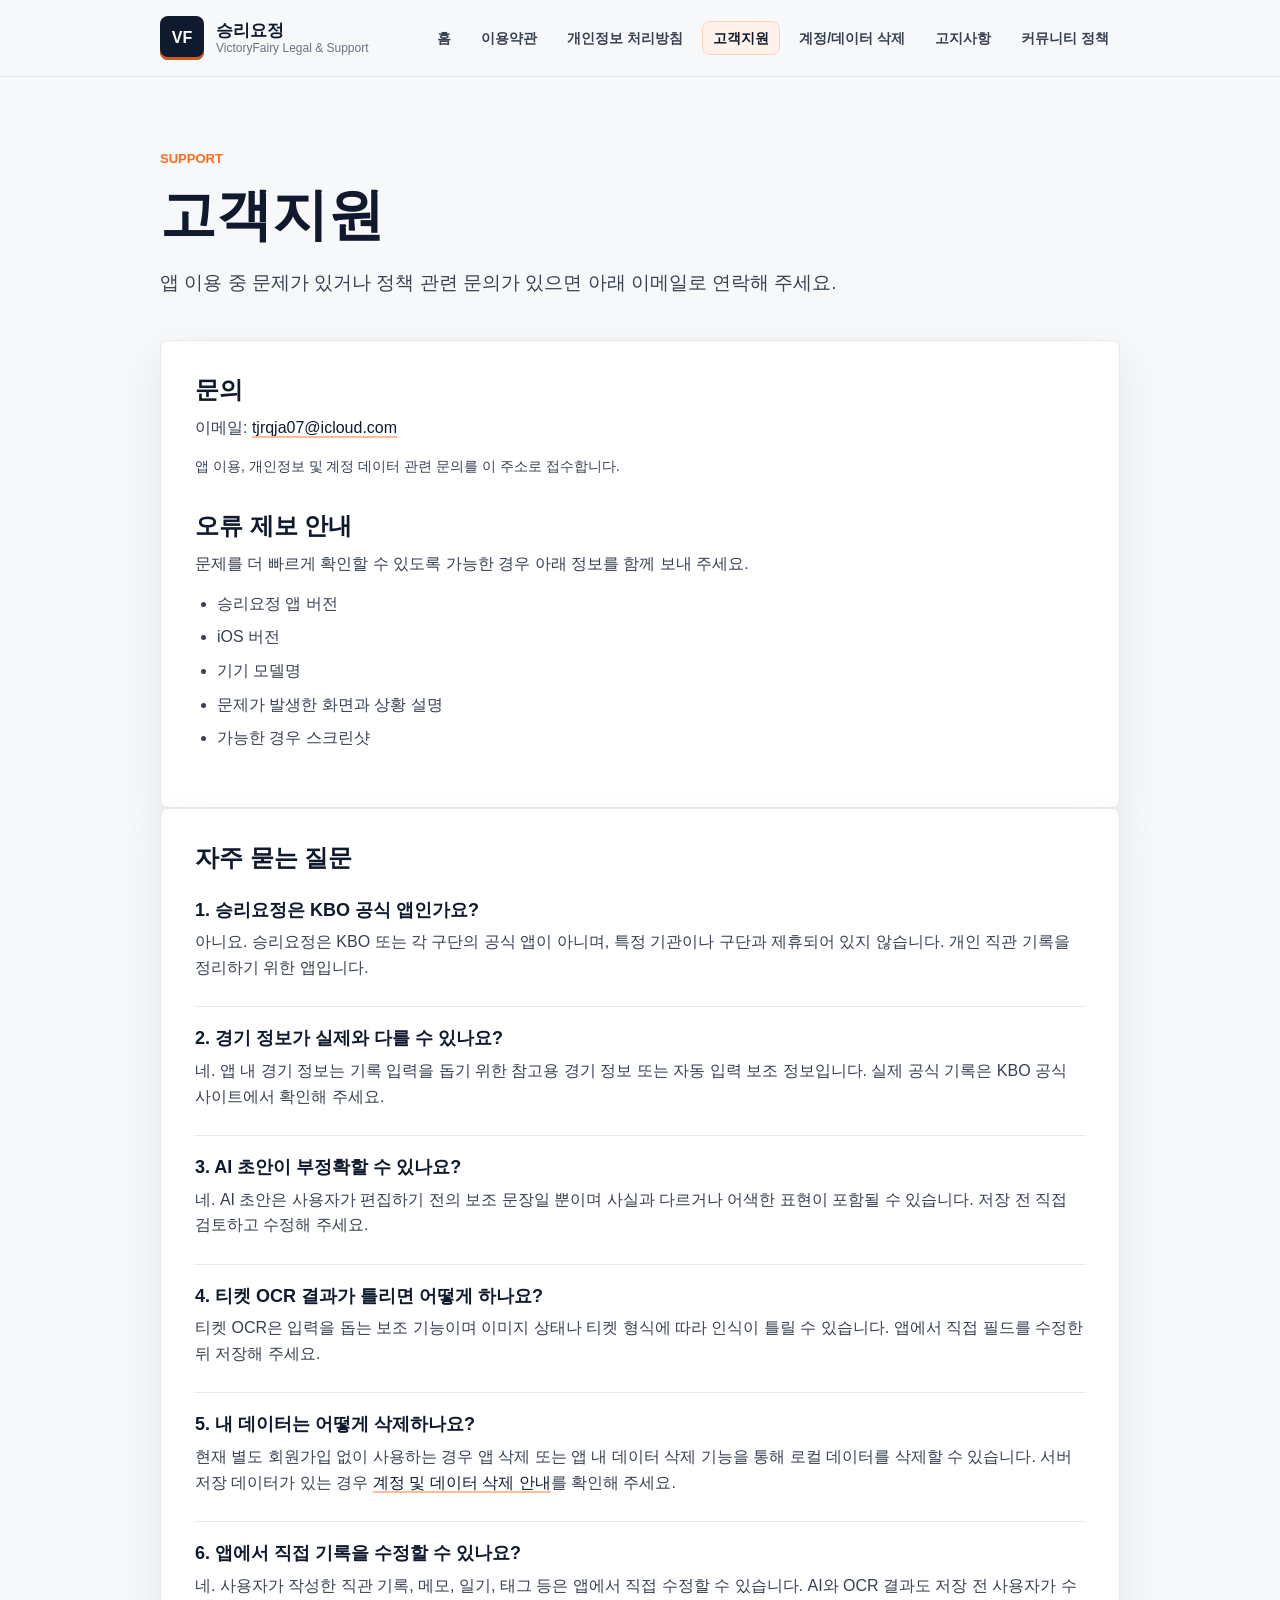
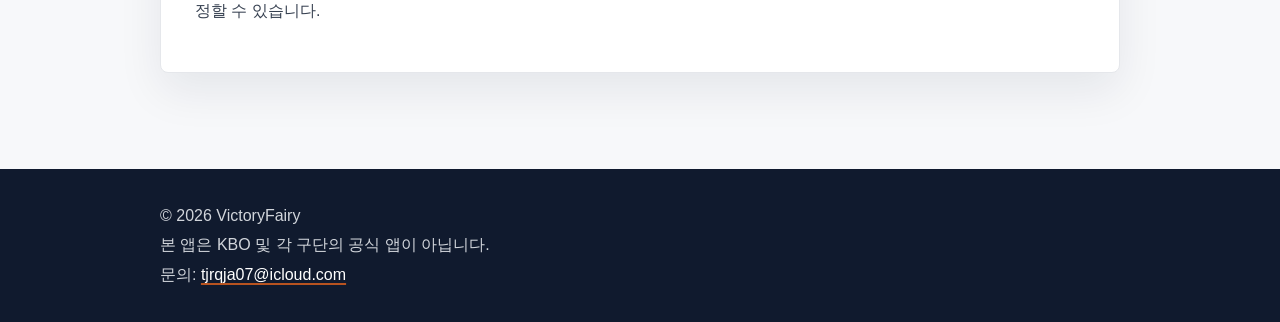
<file: support.html>
<!DOCTYPE html>
<html lang="ko">
<head>
  <meta charset="utf-8">
  <meta name="viewport" content="width=device-width, initial-scale=1">
  <title>고객지원 | 승리요정</title>
  <meta name="description" content="승리요정 직관일기 고객지원 및 자주 묻는 질문입니다.">
  <link rel="stylesheet" href="styles.css">
</head>
<body>
  <header class="site-header">
    <div class="container header-inner">
      <a class="brand" href="index.html" aria-label="승리요정 홈">
        <span class="brand-mark">VF</span>
        <span><strong>승리요정</strong><small>VictoryFairy Legal & Support</small></span>
      </a>
      <nav class="nav" aria-label="주요 메뉴">
        <a href="index.html">홈</a>
        <a href="terms.html">이용약관</a>
        <a href="privacy.html">개인정보 처리방침</a>
        <a href="support.html" aria-current="page">고객지원</a>
        <a href="delete-account.html">계정/데이터 삭제</a>
        <a href="disclaimer.html">고지사항</a>
        <a href="community-policy.html">커뮤니티 정책</a>
      </nav>
    </div>
  </header>

  <main class="container page">
    <section class="page-title">
      <p class="eyebrow">Support</p>
      <h1>고객지원</h1>
      <p class="lead">앱 이용 중 문제가 있거나 정책 관련 문의가 있으면 아래 이메일로 연락해 주세요.</p>
    </section>

    <section class="card content">
      <h2>문의</h2>
      <p>이메일: <a href="mailto:tjrqja07@icloud.com">tjrqja07@icloud.com</a></p>
      <p class="muted">앱 이용, 개인정보 및 계정 데이터 관련 문의를 이 주소로 접수합니다.</p>

      <h2>오류 제보 안내</h2>
      <p>문제를 더 빠르게 확인할 수 있도록 가능한 경우 아래 정보를 함께 보내 주세요.</p>
      <ul>
        <li>승리요정 앱 버전</li>
        <li>iOS 버전</li>
        <li>기기 모델명</li>
        <li>문제가 발생한 화면과 상황 설명</li>
        <li>가능한 경우 스크린샷</li>
      </ul>
    </section>

    <section class="card content faq">
      <h2>자주 묻는 질문</h2>

      <h3>1. 승리요정은 KBO 공식 앱인가요?</h3>
      <p>아니요. 승리요정은 KBO 또는 각 구단의 공식 앱이 아니며, 특정 기관이나 구단과 제휴되어 있지 않습니다. 개인 직관 기록을 정리하기 위한 앱입니다.</p>

      <h3>2. 경기 정보가 실제와 다를 수 있나요?</h3>
      <p>네. 앱 내 경기 정보는 기록 입력을 돕기 위한 참고용 경기 정보 또는 자동 입력 보조 정보입니다. 실제 공식 기록은 KBO 공식 사이트에서 확인해 주세요.</p>

      <h3>3. AI 초안이 부정확할 수 있나요?</h3>
      <p>네. AI 초안은 사용자가 편집하기 전의 보조 문장일 뿐이며 사실과 다르거나 어색한 표현이 포함될 수 있습니다. 저장 전 직접 검토하고 수정해 주세요.</p>

      <h3>4. 티켓 OCR 결과가 틀리면 어떻게 하나요?</h3>
      <p>티켓 OCR은 입력을 돕는 보조 기능이며 이미지 상태나 티켓 형식에 따라 인식이 틀릴 수 있습니다. 앱에서 직접 필드를 수정한 뒤 저장해 주세요.</p>

      <h3>5. 내 데이터는 어떻게 삭제하나요?</h3>
      <p>현재 별도 회원가입 없이 사용하는 경우 앱 삭제 또는 앱 내 데이터 삭제 기능을 통해 로컬 데이터를 삭제할 수 있습니다. 서버 저장 데이터가 있는 경우 <a href="delete-account.html">계정 및 데이터 삭제 안내</a>를 확인해 주세요.</p>

      <h3>6. 앱에서 직접 기록을 수정할 수 있나요?</h3>
      <p>네. 사용자가 작성한 직관 기록, 메모, 일기, 태그 등은 앱에서 직접 수정할 수 있습니다. AI와 OCR 결과도 저장 전 사용자가 수정할 수 있습니다.</p>
    </section>
  </main>

  <footer class="site-footer">
    <div class="container">
      <p>© 2026 VictoryFairy</p>
      <p>본 앱은 KBO 및 각 구단의 공식 앱이 아닙니다.</p>
      <p>문의: <a href="mailto:tjrqja07@icloud.com">tjrqja07@icloud.com</a></p>
    </div>
  </footer>
</body>
</html>
</file>
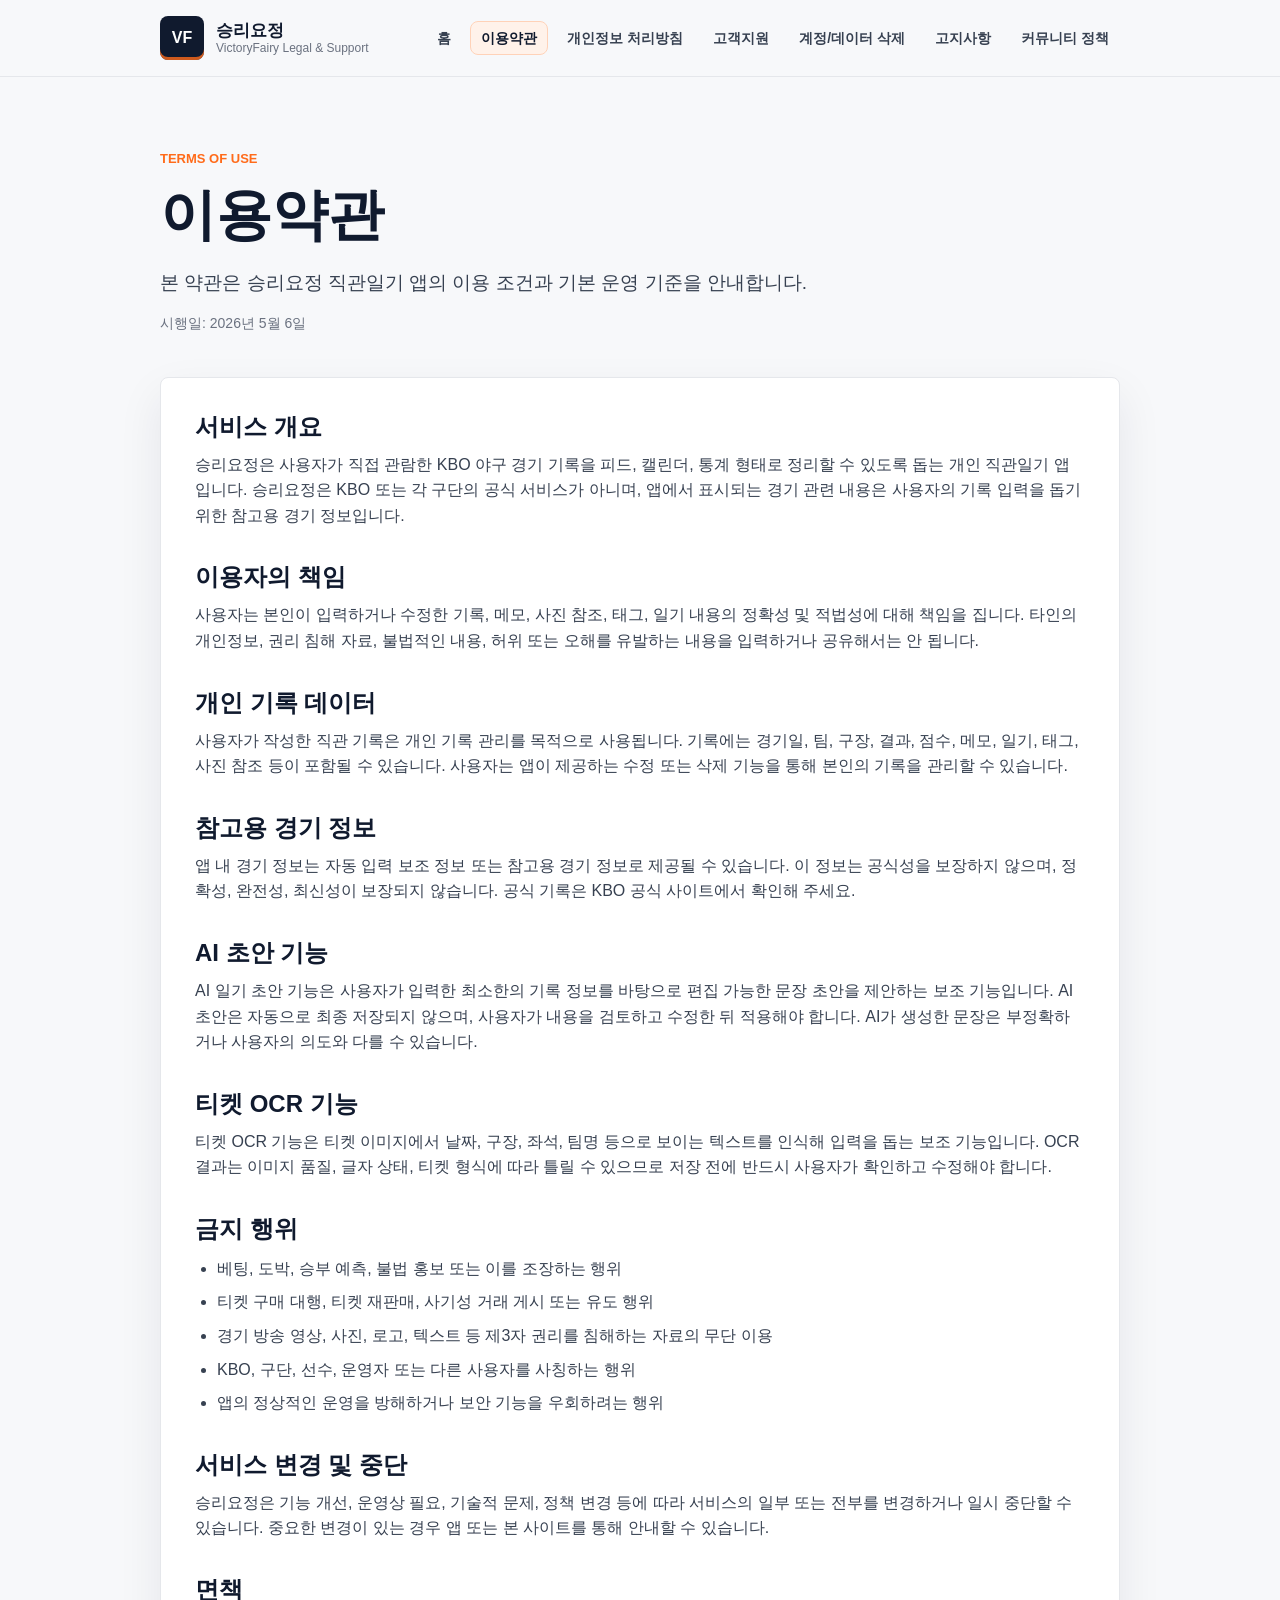
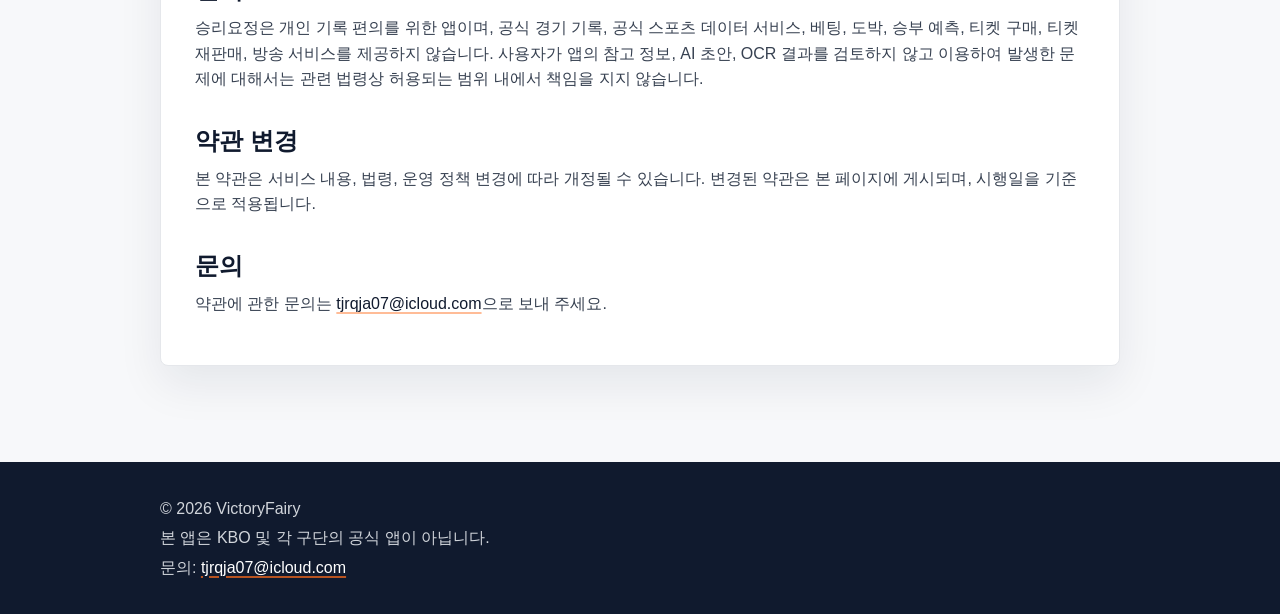
<file: terms.html>
<!DOCTYPE html>
<html lang="ko">
<head>
  <meta charset="utf-8">
  <meta name="viewport" content="width=device-width, initial-scale=1">
  <title>이용약관 | 승리요정</title>
  <meta name="description" content="승리요정 직관일기 이용약관입니다.">
  <link rel="stylesheet" href="styles.css">
</head>
<body>
  <header class="site-header">
    <div class="container header-inner">
      <a class="brand" href="index.html" aria-label="승리요정 홈">
        <span class="brand-mark">VF</span>
        <span><strong>승리요정</strong><small>VictoryFairy Legal & Support</small></span>
      </a>
      <nav class="nav" aria-label="주요 메뉴">
        <a href="index.html">홈</a>
        <a href="terms.html" aria-current="page">이용약관</a>
        <a href="privacy.html">개인정보 처리방침</a>
        <a href="support.html">고객지원</a>
        <a href="delete-account.html">계정/데이터 삭제</a>
        <a href="disclaimer.html">고지사항</a>
        <a href="community-policy.html">커뮤니티 정책</a>
      </nav>
    </div>
  </header>

  <main class="container page">
    <section class="page-title">
      <p class="eyebrow">Terms of Use</p>
      <h1>이용약관</h1>
      <p class="lead">본 약관은 승리요정 직관일기 앱의 이용 조건과 기본 운영 기준을 안내합니다.</p>
      <p class="meta">시행일: 2026년 5월 6일</p>
    </section>

    <section class="card content">
      <h2>서비스 개요</h2>
      <p>승리요정은 사용자가 직접 관람한 KBO 야구 경기 기록을 피드, 캘린더, 통계 형태로 정리할 수 있도록 돕는 개인 직관일기 앱입니다. 승리요정은 KBO 또는 각 구단의 공식 서비스가 아니며, 앱에서 표시되는 경기 관련 내용은 사용자의 기록 입력을 돕기 위한 참고용 경기 정보입니다.</p>

      <h2>이용자의 책임</h2>
      <p>사용자는 본인이 입력하거나 수정한 기록, 메모, 사진 참조, 태그, 일기 내용의 정확성 및 적법성에 대해 책임을 집니다. 타인의 개인정보, 권리 침해 자료, 불법적인 내용, 허위 또는 오해를 유발하는 내용을 입력하거나 공유해서는 안 됩니다.</p>

      <h2>개인 기록 데이터</h2>
      <p>사용자가 작성한 직관 기록은 개인 기록 관리를 목적으로 사용됩니다. 기록에는 경기일, 팀, 구장, 결과, 점수, 메모, 일기, 태그, 사진 참조 등이 포함될 수 있습니다. 사용자는 앱이 제공하는 수정 또는 삭제 기능을 통해 본인의 기록을 관리할 수 있습니다.</p>

      <h2>참고용 경기 정보</h2>
      <p>앱 내 경기 정보는 자동 입력 보조 정보 또는 참고용 경기 정보로 제공될 수 있습니다. 이 정보는 공식성을 보장하지 않으며, 정확성, 완전성, 최신성이 보장되지 않습니다. 공식 기록은 KBO 공식 사이트에서 확인해 주세요.</p>

      <h2>AI 초안 기능</h2>
      <p>AI 일기 초안 기능은 사용자가 입력한 최소한의 기록 정보를 바탕으로 편집 가능한 문장 초안을 제안하는 보조 기능입니다. AI 초안은 자동으로 최종 저장되지 않으며, 사용자가 내용을 검토하고 수정한 뒤 적용해야 합니다. AI가 생성한 문장은 부정확하거나 사용자의 의도와 다를 수 있습니다.</p>

      <h2>티켓 OCR 기능</h2>
      <p>티켓 OCR 기능은 티켓 이미지에서 날짜, 구장, 좌석, 팀명 등으로 보이는 텍스트를 인식해 입력을 돕는 보조 기능입니다. OCR 결과는 이미지 품질, 글자 상태, 티켓 형식에 따라 틀릴 수 있으므로 저장 전에 반드시 사용자가 확인하고 수정해야 합니다.</p>

      <h2>금지 행위</h2>
      <ul>
        <li>베팅, 도박, 승부 예측, 불법 홍보 또는 이를 조장하는 행위</li>
        <li>티켓 구매 대행, 티켓 재판매, 사기성 거래 게시 또는 유도 행위</li>
        <li>경기 방송 영상, 사진, 로고, 텍스트 등 제3자 권리를 침해하는 자료의 무단 이용</li>
        <li>KBO, 구단, 선수, 운영자 또는 다른 사용자를 사칭하는 행위</li>
        <li>앱의 정상적인 운영을 방해하거나 보안 기능을 우회하려는 행위</li>
      </ul>

      <h2>서비스 변경 및 중단</h2>
      <p>승리요정은 기능 개선, 운영상 필요, 기술적 문제, 정책 변경 등에 따라 서비스의 일부 또는 전부를 변경하거나 일시 중단할 수 있습니다. 중요한 변경이 있는 경우 앱 또는 본 사이트를 통해 안내할 수 있습니다.</p>

      <h2>면책</h2>
      <p>승리요정은 개인 기록 편의를 위한 앱이며, 공식 경기 기록, 공식 스포츠 데이터 서비스, 베팅, 도박, 승부 예측, 티켓 구매, 티켓 재판매, 방송 서비스를 제공하지 않습니다. 사용자가 앱의 참고 정보, AI 초안, OCR 결과를 검토하지 않고 이용하여 발생한 문제에 대해서는 관련 법령상 허용되는 범위 내에서 책임을 지지 않습니다.</p>

      <h2>약관 변경</h2>
      <p>본 약관은 서비스 내용, 법령, 운영 정책 변경에 따라 개정될 수 있습니다. 변경된 약관은 본 페이지에 게시되며, 시행일을 기준으로 적용됩니다.</p>

      <h2>문의</h2>
      <p>약관에 관한 문의는 <a href="mailto:tjrqja07@icloud.com">tjrqja07@icloud.com</a>으로 보내 주세요.</p>
    </section>
  </main>

  <footer class="site-footer">
    <div class="container">
      <p>© 2026 VictoryFairy</p>
      <p>본 앱은 KBO 및 각 구단의 공식 앱이 아닙니다.</p>
      <p>문의: <a href="mailto:tjrqja07@icloud.com">tjrqja07@icloud.com</a></p>
    </div>
  </footer>
</body>
</html>
</file>
<file: styles.css>
:root {
  --background: #F7F8FA;
  --card: #FFFFFF;
  --ink: #111827;
  --muted: #6B7280;
  --navy: #101A2E;
  --orange: #FF6B1A;
  --border: #E5E7EB;
  --soft-orange: #FFF2EA;
  --soft-navy: #EEF2F7;
  --shadow: 0 18px 45px rgba(16, 26, 46, 0.08);
}

* {
  box-sizing: border-box;
}

html {
  background: var(--background);
  color: var(--ink);
  font-family: -apple-system, BlinkMacSystemFont, "Apple SD Gothic Neo", "Noto Sans KR", "Segoe UI", sans-serif;
  line-height: 1.6;
  text-size-adjust: 100%;
}

body {
  margin: 0;
  min-width: 320px;
}

a {
  color: var(--navy);
  text-decoration-color: rgba(255, 107, 26, 0.45);
  text-decoration-thickness: 2px;
  text-underline-offset: 3px;
}

a:hover {
  color: var(--orange);
}

.container {
  width: min(100% - 32px, 960px);
  margin: 0 auto;
}

.site-header {
  position: sticky;
  top: 0;
  z-index: 10;
  background: rgba(247, 248, 250, 0.94);
  border-bottom: 1px solid var(--border);
  backdrop-filter: blur(14px);
}

.header-inner {
  display: flex;
  gap: 24px;
  align-items: center;
  justify-content: space-between;
  padding: 16px 0;
}

.brand {
  display: inline-flex;
  gap: 12px;
  align-items: center;
  min-width: 190px;
  color: var(--navy);
  text-decoration: none;
}

.brand-mark {
  display: inline-grid;
  width: 44px;
  height: 44px;
  place-items: center;
  border-radius: 8px;
  background: var(--navy);
  color: #FFFFFF;
  font-weight: 800;
  letter-spacing: 0;
  box-shadow: inset 0 -3px 0 rgba(255, 107, 26, 0.8);
}

.brand strong,
.brand small {
  display: block;
}

.brand strong {
  font-size: 17px;
  line-height: 1.25;
}

.brand small {
  color: var(--muted);
  font-size: 12px;
  line-height: 1.3;
}

.nav {
  display: flex;
  flex-wrap: wrap;
  gap: 8px;
  justify-content: flex-end;
}

.nav a {
  border: 1px solid transparent;
  border-radius: 8px;
  color: #374151;
  font-size: 14px;
  font-weight: 650;
  line-height: 1.2;
  padding: 8px 10px;
  text-decoration: none;
}

.nav a:hover,
.nav a[aria-current="page"] {
  background: var(--soft-orange);
  border-color: #FFD2B8;
  color: var(--navy);
}

.hero,
.page-title {
  padding: 72px 0 28px;
}

.hero {
  border-bottom: 1px solid var(--border);
}

.eyebrow {
  color: var(--orange);
  font-size: 13px;
  font-weight: 800;
  letter-spacing: 0;
  margin: 0 0 10px;
  text-transform: uppercase;
}

h1,
h2,
h3 {
  color: var(--navy);
  letter-spacing: 0;
  line-height: 1.25;
}

h1 {
  font-size: clamp(34px, 6vw, 56px);
  margin: 0;
}

h2 {
  font-size: 24px;
  margin: 34px 0 10px;
}

h2:first-child {
  margin-top: 0;
}

h3 {
  font-size: 18px;
  margin: 26px 0 8px;
}

p {
  margin: 0 0 14px;
}

.lead {
  color: #374151;
  font-size: 19px;
  margin-top: 18px;
  max-width: 760px;
}

.meta,
.muted {
  color: var(--muted);
  font-size: 14px;
}

.notice {
  background: linear-gradient(90deg, var(--soft-orange), #FFFFFF);
  border: 1px solid #FFD2B8;
  border-left: 5px solid var(--orange);
  border-radius: 8px;
  color: var(--navy);
  font-weight: 700;
  margin-top: 28px;
  padding: 18px 20px;
  max-width: 860px;
}

.grid {
  display: grid;
  grid-template-columns: repeat(3, minmax(0, 1fr));
  gap: 18px;
}

.cards {
  padding: 32px 0 72px;
}

.card {
  background: var(--card);
  border: 1px solid var(--border);
  border-radius: 8px;
  box-shadow: var(--shadow);
}

.link-card {
  display: block;
  min-height: 180px;
  padding: 24px;
  text-decoration: none;
  transition: transform 160ms ease, border-color 160ms ease, box-shadow 160ms ease;
}

.link-card:hover {
  border-color: #FDBA74;
  box-shadow: 0 22px 55px rgba(16, 26, 46, 0.12);
  transform: translateY(-2px);
}

.card-kicker {
  color: var(--orange);
  display: block;
  font-size: 12px;
  font-weight: 800;
  margin-bottom: 10px;
  text-transform: uppercase;
}

.link-card h2 {
  font-size: 21px;
  margin: 0 0 10px;
}

.link-card p {
  color: var(--muted);
  margin: 0;
}

.page {
  padding-bottom: 72px;
}

.content {
  padding: 34px;
}

.content p,
.content li {
  color: #374151;
}

.content ul,
.content ol {
  margin: 12px 0 22px;
  padding-left: 22px;
}

.content li + li {
  margin-top: 8px;
}

.faq h3 {
  border-top: 1px solid var(--border);
  padding-top: 20px;
}

.faq h3:first-of-type {
  border-top: 0;
  padding-top: 0;
}

table {
  width: 100%;
  border-collapse: collapse;
  margin: 18px 0;
  overflow: hidden;
}

.table-scroll {
  margin: 18px 0;
  overflow-x: auto;
  overscroll-behavior-inline: contain;
}

.table-scroll table {
  margin: 0;
  min-width: 760px;
}

.table-scroll:focus-visible {
  outline: 3px solid rgba(255, 107, 26, 0.45);
  outline-offset: 3px;
}

th,
td {
  border: 1px solid var(--border);
  padding: 12px 14px;
  text-align: left;
  vertical-align: top;
}

th {
  background: var(--soft-navy);
  color: var(--navy);
}

.site-footer {
  background: var(--navy);
  color: #D1D5DB;
  margin-top: 24px;
  padding: 30px 0;
}

.site-footer p {
  margin: 4px 0;
}

.site-footer a {
  color: #FFFFFF;
  text-decoration-color: rgba(255, 107, 26, 0.7);
}

@media (max-width: 800px) {
  .header-inner {
    align-items: flex-start;
    flex-direction: column;
    gap: 14px;
  }

  .nav {
    justify-content: flex-start;
  }

  .grid {
    grid-template-columns: repeat(2, minmax(0, 1fr));
  }
}

@media (max-width: 560px) {
  .container {
    width: min(100% - 24px, 960px);
  }

  .brand {
    min-width: 0;
  }

  .brand-mark {
    width: 40px;
    height: 40px;
  }

  .nav {
    display: grid;
    grid-template-columns: repeat(2, minmax(0, 1fr));
    width: 100%;
  }

  .nav a {
    text-align: center;
  }

  .hero,
  .page-title {
    padding-top: 48px;
  }

  .lead {
    font-size: 17px;
  }

  .grid {
    grid-template-columns: 1fr;
  }

  .content,
  .link-card {
    padding: 22px;
  }
}
</file>
